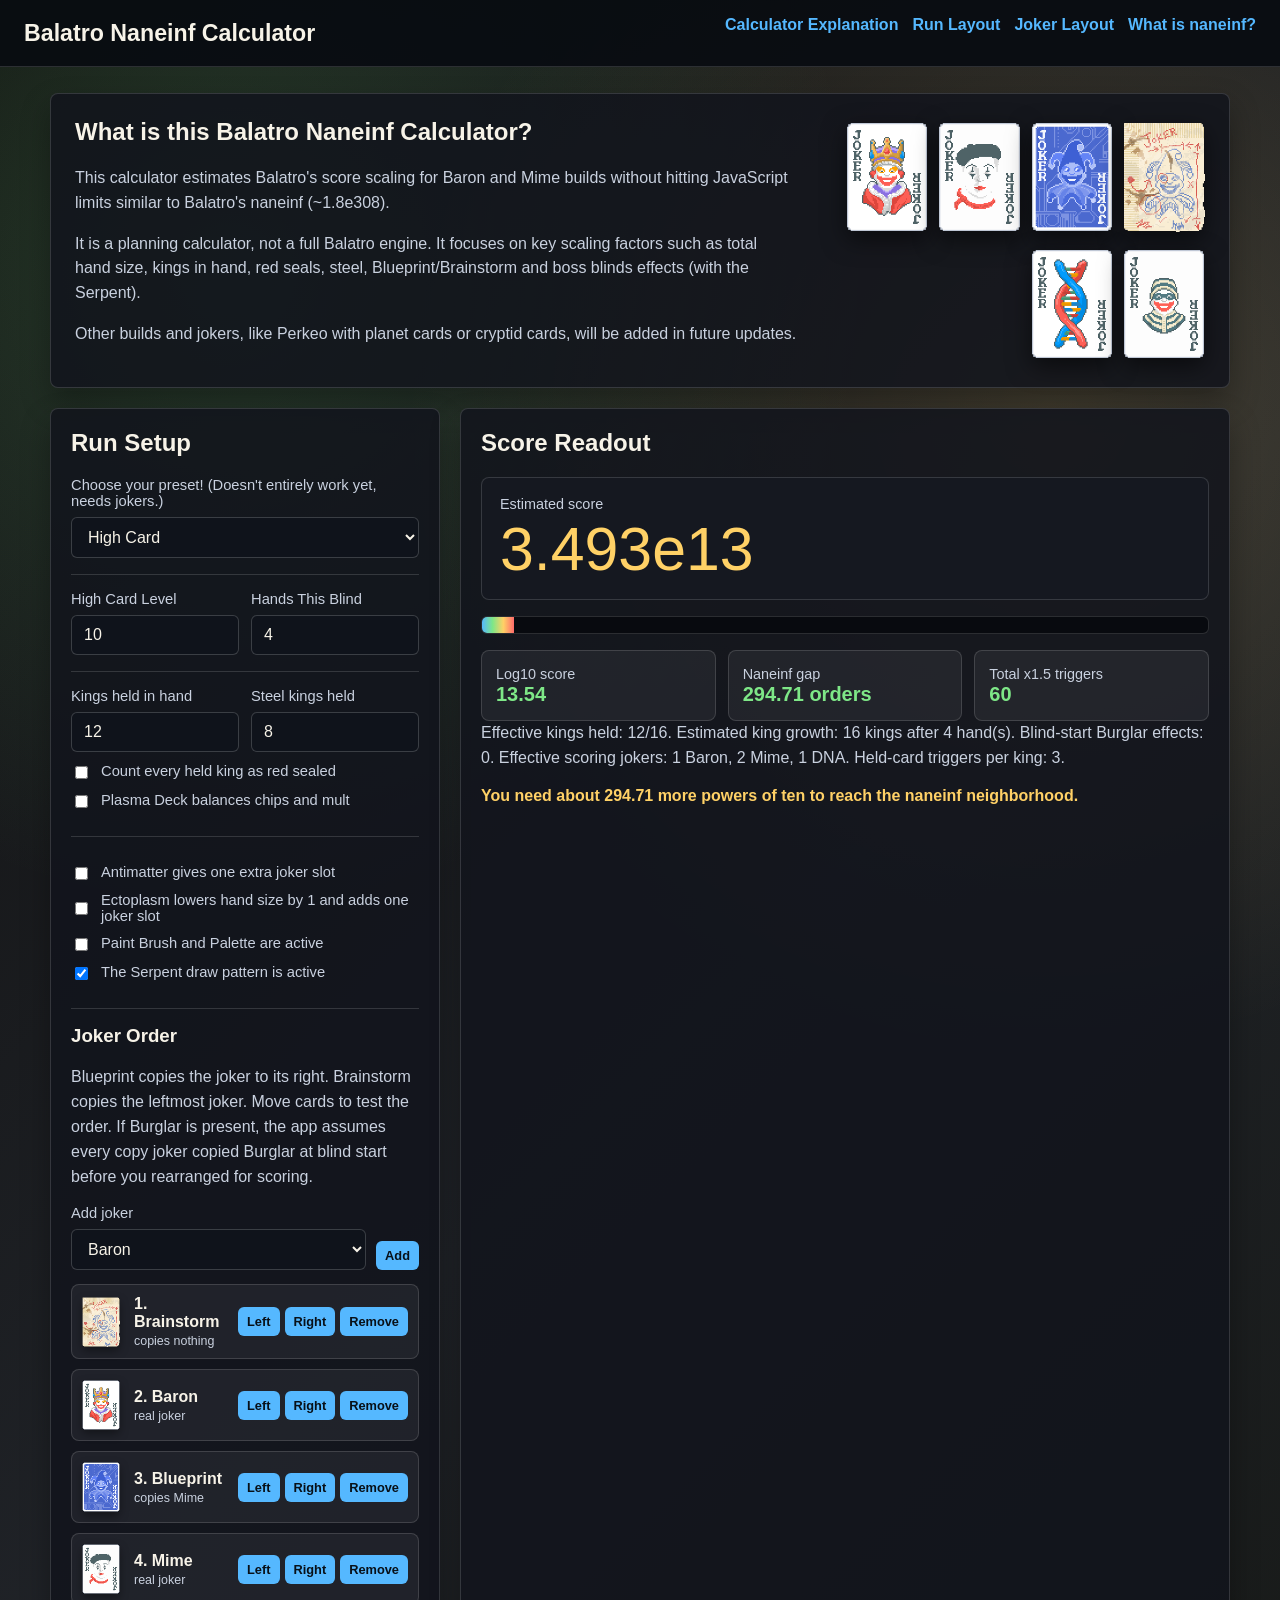
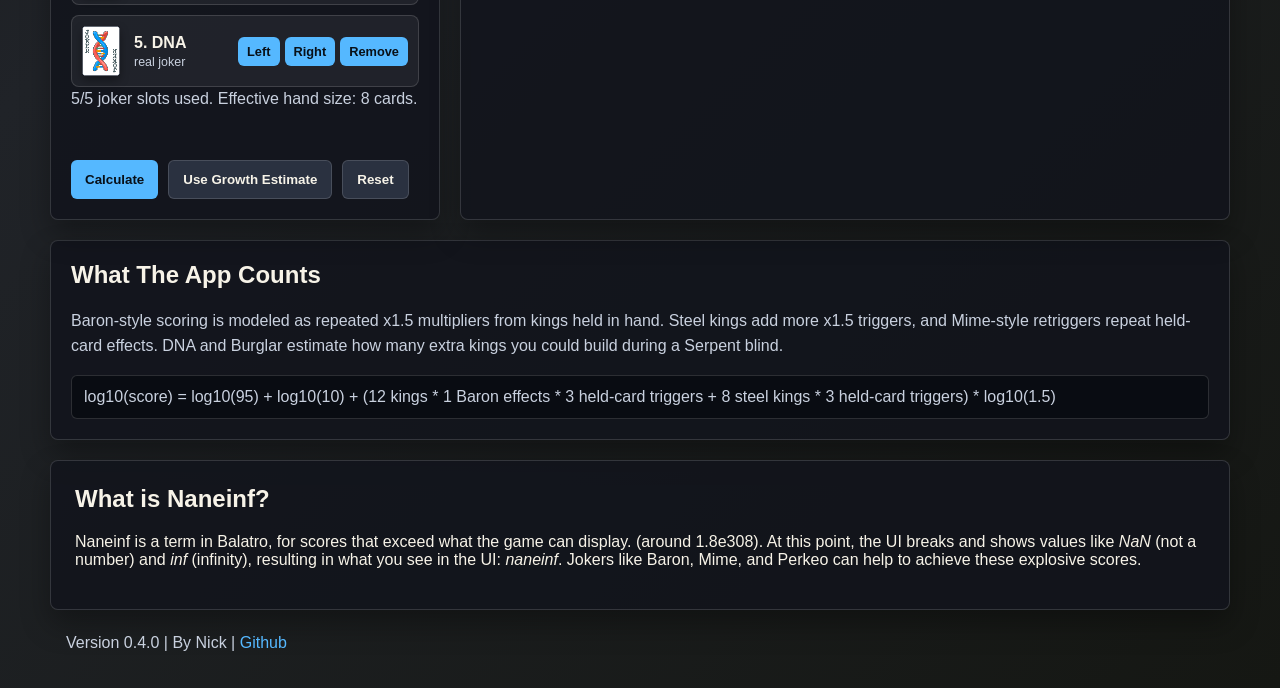
<file: index.html>
<!DOCTYPE html>
<html lang="en">
<head>
    <meta charset="UTF-8">
    <meta name="viewport" content="width=device-width, initial-scale=1.0">
    <meta name="description" content="A simple balatro website to help with infinite scoring runs, to help visualize how far one is from naneinf."/>
    <meta name="author" content="nickgcioffi"/>
    <title>Balatro Naneinf Calculator</title>
    
    <!--Style Sheet-->
    <link rel="stylesheet" href="css/styles.css?v=0.4.0">
    <!--Newer Scripts-->
    <script src="js/jokers.js" defer></script>
    <script src="js/scoring.js" defer></script>
    <script src="js/webpage.js" defer></script>
    
</head>
<body>
    <header id="top">
        <h1>Balatro Naneinf Calculator</h1>
        <nav>
            <a href="#intro"><p><strong>Calculator Explanation</strong></p></a>
            <a href="#calculator"><p><strong>Run Layout</strong></p></a>
            <a href="#joker"><p><strong>Joker Layout</strong></p></a>
            <a href="#naneinf"><p><strong>What is naneinf?</strong></p></a>
        </nav>
    </header>
    <main>
        <section class="intro">
            <div id="intro">
                <h2>What is this Balatro Naneinf Calculator?</h2>
                <p class="note">
                    This calculator estimates Balatro's score scaling for Baron and Mime builds without hitting JavaScript limits
                    similar to Balatro's naneinf (~1.8e308).
                </p>
                <p class="note">
                    It is a planning calculator, not a full Balatro engine. It focuses on key scaling factors such as total hand size, kings in hand, red seals, steel, Blueprint/Brainstorm and boss blinds effects (with the Serpent).
                </p>
                <p class="note">
                    Other builds and jokers, like Perkeo with planet cards or cryptid cards, will be added in future updates.
                </p>
            </div>
            <div class="joker-strip" aria-label="Featured jokers">
                <img src="assets/jokers/Baron.png" alt="Baron Joker">
                <img src="assets/jokers/Mime.png" alt="Mime Joker">
                <img src="assets/jokers/Blueprint.png" alt="Blueprint Joker">
                <img src="assets/jokers/Brainstorm.png" alt="Brainstorm Joker">
                <img src="assets/jokers/DNA.png" alt="DNA Joker">
                <img src="assets/jokers/Burglar.png" alt="Burglar Joker">
            </div>
        </section>

        <div class="app-grid" id="calculator">
            <section class="calculator">
                <h2>Run Setup</h2>
                <div class="preset">
                    <label>Choose your preset! (Doesn't entirely work yet, needs jokers.)</label>
                    <select id="buildSelect">
                        <option value="highCard">High Card</option>
                        <option value="cryptid">Cryptid</option>
                        <option value="planet">Planet</option>
                        <option value="freeform">Freeform</option>
                    </select>
                </div>

                <div class="control-group">
                    <div class="two-col">
                        <div>
                            <label for="level">High Card Level</label>
                            <input id="level" type="number" min="1" value="10">
                        </div>
                        <div>
                            <label for="hands">Hands This Blind</label>
                            <input id="hands" type="number" min="1" value="4">
                        </div>
                    </div>
                </div>

                <div class="control-group">
                    <div class="two-col">
                        <div>
                            <label for="kings">Kings held in hand</label>
                            <input id="kings" type="number" min="0" value="12">
                        </div>
                        <div>
                            <label for="steelKings">Steel kings held</label>
                            <input id="steelKings" type="number" min="0" value="8">
                        </div>
                    </div>
                    <label class="check-row">
                        <input id="redSeals" type="checkbox">
                        Count every held king as red sealed
                    </label>
                    <label class="check-row">
                        <input id="plasma" type="checkbox">
                        Plasma Deck balances chips and mult
                    </label>
                </div>

                <div class="control-group">
                    <label class="check-row">
                        <input id="antimatter" type="checkbox">
                        Antimatter gives one extra joker slot
                    </label>
                    <label class="check-row">
                        <input id="ectoplasm" type="checkbox">
                        Ectoplasm lowers hand size by 1 and adds one joker slot
                    </label>
                    <label class="check-row">
                        <input id="handVouchers" type="checkbox">
                        Paint Brush and Palette are active
                    </label>
                    <label class="check-row">
                        <input id="serpent" type="checkbox" checked>
                        The Serpent draw pattern is active
                    </label>
                </div>

                <div class="control-group" id="joker">
                    <h3>Joker Order</h3>
                    <p class="note">
                        Blueprint copies the joker to its right. Brainstorm copies the leftmost joker. Move cards to test the order.
                        If Burglar is present, the app assumes every copy joker copied Burglar at blind start before you rearranged for scoring.
                    </p>
                    <div class="joker-builder">
                        <div>
                            <label for="jokerSelect">Add joker</label>
                            <select id="jokerSelect">
                                <option value="baron">Baron</option>
                                <option value="mime">Mime</option>
                                <option value="blueprint">Blueprint</option>
                                <option value="brainstorm">Brainstorm</option>
                                <option value="dna">DNA</option>
                                <option value="burglar">Burglar</option>
                            </select>
                        </div>
                        <button id="addJokerBtn" type="button" class="small-button">Add</button>
                    </div>
                    <div id="rosterList" class="roster-list" aria-live="polite"></div>
                    <p class="note" id="slotOut"></p>
                </div>

                <div class="button-row">
                    <button id="calculateBtn" type="button">Calculate</button>
                    <button id="copyPlanBtn" class="secondary" type="button">Use Growth Estimate</button>
                    <button id="resetBtn" class="secondary" type="button">Reset</button>
                </div>
            </section>

            <section class="results" aria-live="polite">
                <h2>Score Readout</h2>
                <div class="score-card">
                    <div class="score-label">Estimated score</div>
                    <div class="big-number" id="scoreOut">0</div>
                </div>

                <div class="meter" aria-label="Progress toward naneinf">
                    <div class="meter-fill" id="meterFill"></div>
                </div>

                <div class="distance">
                    <div class="metric">
                        <span class="score-label">Log10 score</span>
                        <strong id="logOut">0</strong>
                    </div>
                    <div class="metric">
                        <span class="score-label">Naneinf gap</span>
                        <strong id="gapOut">0</strong>
                    </div>
                    <div class="metric">
                        <span class="score-label">Total x1.5 triggers</span>
                        <strong id="triggerOut">0</strong>
                    </div>
                </div>

                <p class="note" id="summaryOut"></p>
                <p class="warning" id="warningOut"></p>
            </section>
        </div>

        <section class="explain">
            <h2>What The App Counts</h2>
            <p class="note">
                Baron-style scoring is modeled as repeated x1.5 multipliers from kings held in hand. Steel kings add more x1.5 triggers, and Mime-style retriggers repeat held-card effects. DNA and Burglar estimate how many extra kings you could build during a Serpent blind.
            </p>
            <div class="formula" id="formulaOut"></div>
        </section>

        <section class="naneinf" id="naneinf">
            <div>
                <h2>What is Naneinf?</h2>
                <p>Naneinf is a term in Balatro, for scores that exceed what the game can display. 
                   (around 1.8e308). At this point, the UI breaks and shows values like <i>NaN</i> (not a number) and <i>inf</i> (infinity), 
                   resulting in what you see in the UI: <i>naneinf</i>. Jokers like Baron, Mime, and Perkeo can help to achieve these explosive scores.</p>
            </div>
        </section>

        <footer>
            <p>Version 0.4.0 | By Nick | <a href="https://github.com/nickgcioffi/naneinf-calc/tree/main">Github</a></p>
        </footer>
    </main>
</body>
</html>
</file>
<file: css/styles.css>
:root {
            --ink: #f7f3e8;
            --muted: #c9d1df;
            --panel: rgba(18, 20, 28, 0.86);
            --panel-strong: #151820;
            --line: rgba(255, 255, 255, 0.14);
            --blue: #55b8ff;
            --green: #7ee787;
            --gold: #ffd166;
            --red: #ff6b6b;
        }

        * {
            box-sizing: border-box;
        }

        body {
            margin: 0;
            min-height: 100vh;
            background:
                radial-gradient(circle at 18% 12%, rgba(126, 231, 135, 0.18), transparent 28%),
                radial-gradient(circle at 82% 18%, rgba(255, 209, 102, 0.16), transparent 30%),
                linear-gradient(135deg, #101010, #202328 48%, #151713);
            color: var(--ink);
            font-family: Verdana, Geneva, Tahoma, sans-serif;
        }

        header {
            position: sticky;
            top: 0;
            z-index: 10;
            display: flex;
            justify-content: space-between;
            align-items: center;
            gap: 16px;
            padding: 16px 24px;
            background: rgba(9, 12, 18, 0.94);
            border-bottom: 1px solid var(--line);
        }

        div {
            scroll-margin-top: 80px; /* adjust to your header height */
        }

        h1,
        h2,
        h3,
        p {
            margin-top: 0;
        }

        h1 {
            margin-bottom: 0;
            font-size: 1.45rem;
        }

        a {
            color: var(--blue);
            text-decoration: none;
        }

        a:hover {
            text-decoration: underline;
        }

        nav {
            display: flex;
            gap: 14px;
            white-space: nowrap;
        }

        main {
            width: min(1180px, calc(100% - 32px));
            margin: 26px auto;
        }

        .intro,
        .calculator,
        .results,
        .explain,
        .naneinf {
            background: var(--panel);
            border: 1px solid var(--line);
            border-radius: 8px;
            box-shadow: 0 14px 30px rgba(0, 0, 0, 0.32);
        }

        .intro {
            display: grid;
            grid-template-columns: 1.3fr 0.7fr;
            gap: 20px;
            padding: 24px;
            margin-bottom: 20px;
        }

        .joker-strip {
            display: flex;
            justify-content: flex-end;
            align-items: center;
            gap: 10px;
            flex-wrap: wrap;
        }

        .joker-strip img {
            height: 110px;
            image-rendering: auto;
            filter: drop-shadow(0 8px 12px rgba(0, 0, 0, 0.55));
        }

        .joker-builder {
            display: grid;
            grid-template-columns: 1fr auto;
            gap: 10px;
            align-items: end;
        }

        .roster-list {
            display: grid;
            gap: 10px;
            margin-top: 14px;
        }

        .roster-card {
            display: grid;
            grid-template-columns: 42px 1fr auto;
            gap: 10px;
            align-items: center;
            padding: 10px;
            border: 1px solid var(--line);
            border-radius: 8px;
            background: rgba(255, 255, 255, 0.06);
        }

        .roster-card.inactive {
            opacity: 0.48;
        }

        .roster-card img {
            width: 38px;
            height: 50px;
            object-fit: contain;
            filter: drop-shadow(0 4px 5px rgba(0, 0, 0, 0.4));
        }

        .roster-name {
            font-weight: 700;
        }

        .roster-copy {
            display: block;
            margin-top: 3px;
            color: var(--muted);
            font-size: 0.78rem;
        }

        .roster-actions {
            display: flex;
            gap: 5px;
            flex-wrap: wrap;
            justify-content: flex-end;
        }

        .roster-actions button,
        .small-button {
            padding: 7px 9px;
            font-size: 0.8rem;
        }

        .app-grid {
            display: grid;
            grid-template-columns: minmax(280px, 390px) 1fr;
            gap: 20px;
        }

        .calculator,
        .results,
        .explain {
            padding: 20px;
        }

        .preset {
            padding-bottom: 16px;
        }
        
        .control-group {
            padding: 16px 0;
            border-top: 1px solid var(--line);
        }

        .control-group:first-of-type {
            border-top: 0;
            padding-top: 0;
        }

        label {
            display: block;
            margin-bottom: 8px;
            color: var(--muted);
            font-size: 0.92rem;
        }

        .label-error {
            display: block;
            margin-bottom: 8px;
            border-color: red;
            font-size: 0.92rem;
        }

        label[for="kings"].label-error, label[for="steelKings"].label-error {
            color: red;
        }

        input[type="number"],
        select {
            width: 100%;
            padding: 10px 12px;
            border: 1px solid rgba(255, 255, 255, 0.18);
            border-radius: 6px;
            background: #0f131b;
            color: var(--ink);
            font: inherit;
        }

        input[type="number"].input-error {
            border-color: red;
        }

        input[type="checkbox"] {
            transform: translateY(1px);
        }

        .two-col {
            display: grid;
            grid-template-columns: 1fr 1fr;
            gap: 12px;
        }

        .check-row {
            display: flex;
            align-items: center;
            gap: 10px;
            margin: 10px 0;
            color: var(--muted);
        }

        .button-row {
            display: flex;
            gap: 10px;
            flex-wrap: wrap;
            margin-top: 16px;
        }

        button {
            border: 0;
            border-radius: 6px;
            padding: 11px 14px;
            background: var(--blue);
            color: #081018;
            font-weight: 700;
            cursor: pointer;
        }

        button.secondary {
            background: #2a3140;
            color: var(--ink);
            border: 1px solid var(--line);
        }

        button:hover {
            filter: brightness(1.08);
        }

        .score-card {
            background: var(--panel-strong);
            border: 1px solid var(--line);
            border-radius: 8px;
            padding: 18px;
            margin-bottom: 16px;
        }

        .score-label {
            color: var(--muted);
            font-size: 0.9rem;
            margin-bottom: 6px;
        }

        .big-number {
            font-size: clamp(1.8rem, 5vw, 3.8rem);
            overflow-wrap: anywhere;
            color: var(--gold);
            line-height: 1.05;
        }

        .distance {
            display: grid;
            grid-template-columns: repeat(3, 1fr);
            gap: 12px;
        }

        .metric {
            background: rgba(255, 255, 255, 0.06);
            border: 1px solid var(--line);
            border-radius: 8px;
            padding: 14px;
        }

        .metric strong {
            display: block;
            color: var(--green);
            font-size: 1.25rem;
            overflow-wrap: anywhere;
        }

        .meter {
            height: 18px;
            overflow: hidden;
            border-radius: 6px;
            background: #080a0f;
            border: 1px solid var(--line);
            margin: 16px 0;
        }

        .meter-fill {
            width: 0%;
            height: 100%;
            background: linear-gradient(90deg, var(--blue), var(--green), var(--gold), var(--red));
            transition: width 180ms ease;
        }

        .note {
            color: var(--muted);
            line-height: 1.55;
        }

        .warning {
            color: var(--gold);
            font-weight: 700;
        }

        .explain {
            margin-top: 20px;
        }

        .formula {
            padding: 12px;
            background: #090c12;
            border: 1px solid var(--line);
            border-radius: 6px;
            color: var(--muted);
            overflow-x: auto;
        }

        .naneinf {
            margin-top: 20px;
            gap: 20px;
            padding: 24px;
            margin-bottom: 20px;
        }

        footer {
            
            width: min(1180px, calc(100% - 32px));
            margin: 24px auto 36px;
            color: var(--muted);
        }

        @media (max-width: 820px) {
            header,
            .intro,
            .app-grid,
            .distance {
                grid-template-columns: 1fr;
            }

            header {
                display: block;
            }

            nav {
                margin-top: 12px;
                flex-wrap: wrap;
            }

            .joker-strip {
                justify-content: flex-start;
            }
        }
</file>
